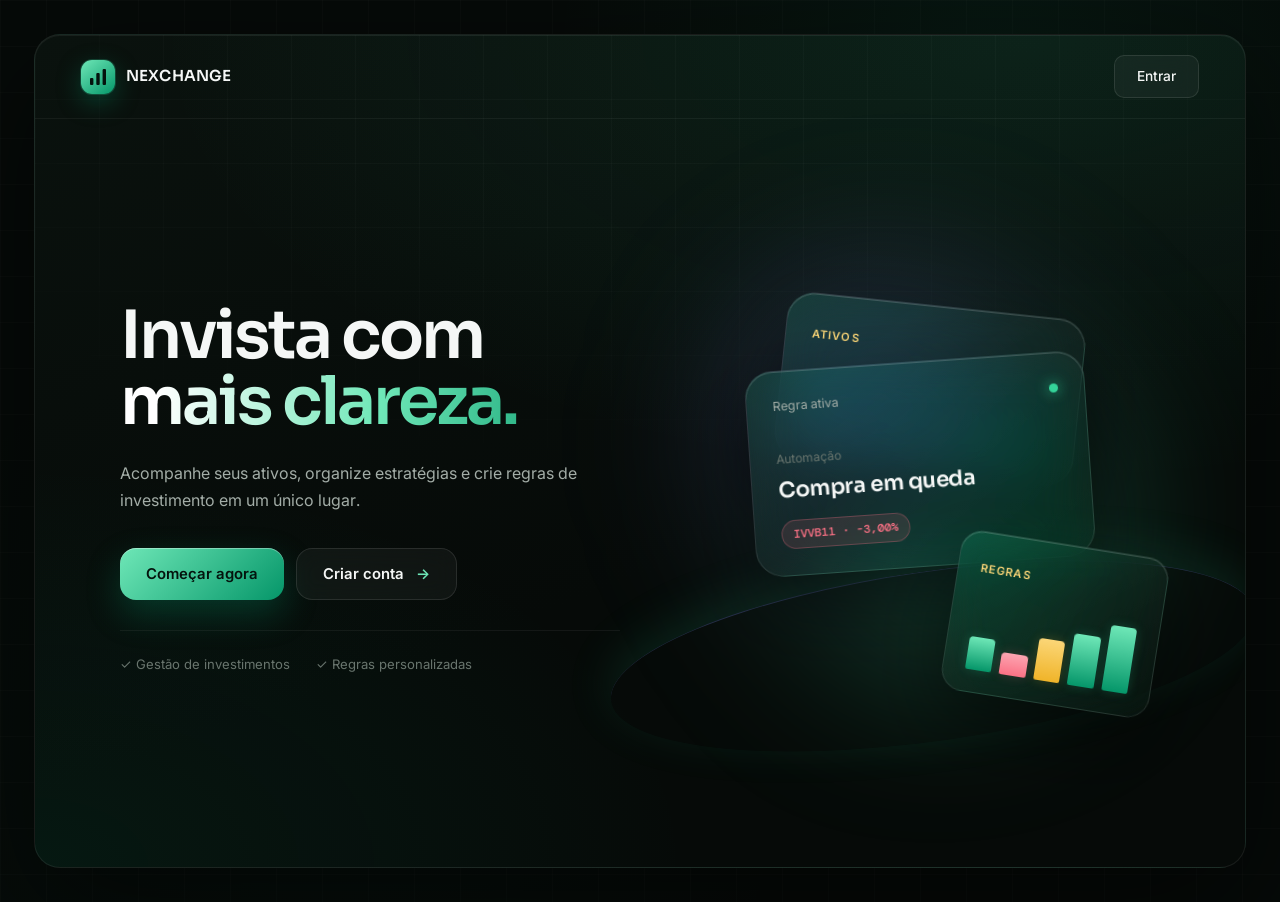
<file: index.html>
<!doctype html>
<html lang="pt-BR">

<head>
  <meta charset="UTF-8">
  <meta name="viewport" content="width=device-width, initial-scale=1.0">

  <title>NEXCHANGE</title>

  <link rel="stylesheet" href="css/global.css">
  <link rel="stylesheet" href="css/auth.css">
</head>

<body>

  <main class="auth-page">

    <section class="auth-container">

      <header class="auth-navbar">
        <a class="auth-logo" href="#">
          <span>
            <svg width="18" height="18" viewBox="0 0 18 18" fill="none" xmlns="http://www.w3.org/2000/svg"
              aria-hidden="true">
              <rect x="1" y="10" width="3.4" height="7" rx="1" fill="#04130d" />
              <rect x="7.3" y="5" width="3.4" height="12" rx="1" fill="#04130d" />
              <rect x="13.6" y="1" width="3.4" height="16" rx="1" fill="#04130d" />
            </svg>
          </span>
          NEXCHANGE
        </a>

        <button id="open-login" class="login-button" type="button">
          Entrar
        </button>
      </header>

      <div class="auth-hero" id="inicio">

        <div class="auth-content">

          <h1>
            Invista com
            <span>mais clareza.</span>
          </h1>

          <p>
            Acompanhe seus ativos, organize estratégias e crie regras
            de investimento em um único lugar.
          </p>

          <div class="auth-actions">
            <button id="hero-login" class="primary-button" type="button">
              Começar agora
            </button>

            <button id="hero-register" class="secondary-button" type="button">
              Criar conta
              <span>→</span>
            </button>
          </div>

          <div class="auth-benefits" id="recursos">
            <span>✓ Gestão de investimentos</span>
            <span>✓ Regras personalizadas</span>
          </div>

        </div>

        <div class="auth-visual">

          <div class="visual-glow"></div>

          <div class="floating-card card-back">
            <span>ATIVOS</span>
          </div>

          <div class="floating-card card-main">

            <div class="card-header">
              <span>Regra ativa</span>
              <span class="card-dot"></span>
            </div>

            <small>Automação</small>

            <strong>Compra em queda</strong>

            <div class="card-growth card-growth--down">
              IVVB11 · -3,00%
            </div>

          </div>

          <div class="floating-card card-small">

            <span>REGRAS</span>

            <div class="mini-chart">
              <i class="up"></i>
              <i class="down"></i>
              <i class="pending"></i>
              <i class="up"></i>
              <i class="up"></i>
            </div>

          </div>

          <div class="visual-wave"></div>

        </div>

      </div>

    </section>

  </main>

  <div id="auth-modal" class="auth-modal hidden">

    <div class="auth-modal-card">

      <button id="close-auth" class="close-auth" type="button">
        ×
      </button>

      <div class="auth-tabs">

        <button class="auth-tab active" data-auth-tab="login" type="button">
          Entrar
        </button>

        <button class="auth-tab" data-auth-tab="register" type="button">
          Criar conta
        </button>

      </div>

      <form id="login-form" class="auth-form">

        <div class="form-heading">
          <span>ACESSO</span>
          <h2>Entre na sua conta</h2>
          <p>Acesse seu painel de investimentos.</p>
        </div>

        <label>
          E-mail
          <input id="login-email" type="email" autocomplete="email" required placeholder="voce@exemplo.com">
        </label>

        <label>
          Senha
          <input id="login-password" type="password" autocomplete="current-password" required placeholder="Sua senha">
        </label>

        <div class="demo-access">
          <strong>Acesso de demonstração</strong>
          <span>admin@nexchange.com</span>
          <span>Senha: admin123</span>
        </div>

        <button class="form-button" type="submit">
          Entrar na plataforma
        </button>

      </form>

      <form id="register-form" class="auth-form hidden">

        <div class="form-heading">
          <span>NOVA CONTA</span>
          <h2>Crie sua conta</h2>
          <p>Comece a organizar seus investimentos.</p>
        </div>

        <label>
          Nome completo
          <input id="register-name" type="text" autocomplete="name" required placeholder="Seu nome">
        </label>

        <label>
          E-mail
          <input id="register-email" type="email" autocomplete="email" required placeholder="voce@exemplo.com">
        </label>

        <label>
          Senha
          <input id="register-password" type="password" autocomplete="new-password" minlength="4" required
            placeholder="Mínimo de 4 caracteres">
        </label>

        <button class="form-button" type="submit">
          Criar conta
        </button>

      </form>

      <p id="auth-message" class="auth-message"></p>

    </div>

  </div>

  <script src="js/storage.js"></script>
  <script src="js/auth.js"></script>
</body>

</html>
</file>
<file: css/global.css>
@import url('https://fonts.googleapis.com/css2?family=Inter:wght@400;500;600;700;800&family=DM+Mono:wght@400;500&display=swap');

:root {
  --bg-primary: #060a08;
  --bg-secondary: #090f0c;
  --bg-tertiary: #0d1511;

  --surface-primary: #101713;
  --surface-secondary: #141e18;
  --surface-tertiary: #19251e;
  --surface-hover: #1d2b23;

  --purple: #34d399;
  --purple-light: #6ee7b7;
  --purple-dark: #059669;
  --purple-soft: rgba(52, 211, 153, 0.1);
  --purple-border: rgba(52, 211, 153, 0.22);

  --blue: #10b981;

  --amber: #f0b429;
  --amber-light: #fbd677;
  --amber-soft: rgba(240, 180, 41, 0.1);
  --amber-border: rgba(240, 180, 41, 0.24);

  --text-primary: #f5f7f6;
  --text-secondary: #a3ada7;
  --text-muted: #69756e;

  --border: rgba(255, 255, 255, 0.075);
  --border-hover: rgba(255, 255, 255, 0.13);

  --success: #34d399;
  --danger: #fb7185;
  --warning: #fbbf24;

  --sidebar-width: 270px;

  --radius-sm: 10px;
  --radius-md: 16px;
  --radius-lg: 22px;
  --radius-xl: 28px;

  --shadow-card:
    0 1px 0 rgba(255, 255, 255, 0.03) inset,
    0 20px 50px rgba(0, 0, 0, 0.2);

  --shadow-purple:
    0 12px 40px rgba(5, 150, 105, 0.16);

  --transition: 180ms ease;

  --font-mono: 'DM Mono', ui-monospace, 'SFMono-Regular', monospace;
}

* {
  box-sizing: border-box;
  margin: 0;
  padding: 0;
}

html {
  scroll-behavior: smooth;
}

body {
  min-height: 100vh;

  background:
    radial-gradient(circle at 78% 8%,
      rgba(16, 185, 129, 0.08),
      transparent 28rem),
    radial-gradient(circle at 25% 85%,
      rgba(5, 150, 105, 0.04),
      transparent 30rem),
    linear-gradient(rgba(255, 255, 255, 0.014) 1px, transparent 1px),
    linear-gradient(90deg, rgba(255, 255, 255, 0.014) 1px, transparent 1px),
    var(--bg-primary);

  background-size:
    auto,
    auto,
    46px 46px,
    46px 46px,
    auto;

  color: var(--text-primary);

  font-family:
    'Inter',
    -apple-system,
    BlinkMacSystemFont,
    'Segoe UI',
    sans-serif;

  font-size: 16px;
  line-height: 1.5;

  font-variant-numeric: tabular-nums;

  -webkit-font-smoothing: antialiased;
}

button,
input,
select,
textarea {
  font: inherit;
}

button,
a {
  -webkit-tap-highlight-color: transparent;
}

button {
  color: inherit;
}

a {
  color: inherit;
  text-decoration: none;
}

input,
select,
textarea {
  color: var(--text-primary);
}

input::placeholder,
textarea::placeholder {
  color: var(--text-muted);
}

button,
select {
  cursor: pointer;
}

img,
svg {
  display: block;
  max-width: 100%;
}

h1,
h2,
h3,
h4,
strong {
  color: var(--text-primary);
}

h1,
h2,
h3,
h4 {
  line-height: 1.15;
  letter-spacing: -0.035em;
}

p {
  color: var(--text-secondary);
}

.num {
  font-family: var(--font-mono);
  font-variant-numeric: tabular-nums;
}

::selection {
  background: rgba(52, 211, 153, 0.28);
  color: #ffffff;
}

::-webkit-scrollbar {
  width: 9px;
  height: 9px;
}

::-webkit-scrollbar-track {
  background: var(--bg-primary);
}

::-webkit-scrollbar-thumb {
  background: #26342d;
  border: 2px solid var(--bg-primary);
  border-radius: 999px;
}

::-webkit-scrollbar-thumb:hover {
  background: #354a3e;
}

.hidden {
  display: none !important;
}

.positive {
  color: var(--success) !important;
}

.negative {
  color: var(--danger) !important;
}
</file>
<file: css/auth.css>
@import url('https://fonts.googleapis.com/css2?family=Sora:wght@500;600;700&display=swap');

.auth-page {
  --glass-fill: rgba(255, 255, 255, 0.045);
  --glass-line: rgba(255, 255, 255, 0.10);
  --glass-shine: rgba(255, 255, 255, 0.16);
  --violet: #818cf8;

  min-height: 100vh;
  padding: 34px;

  color: var(--text-primary);
}

.auth-container {
  position: relative;
  isolation: isolate;

  width: min(100%, 1400px);
  min-height: calc(100vh - 68px);
  margin: auto;

  overflow: hidden;

  background:
    radial-gradient(
      120% 90% at 82% 0%,
      var(--purple-soft),
      transparent 60%
    ),
    radial-gradient(
      90% 80% at 0% 100%,
      rgba(5, 150, 105, 0.10),
      transparent 60%
    ),
    linear-gradient(160deg, #0a120e, var(--bg-primary) 60%);

  border: 1px solid var(--border);
  border-radius: 26px;

  box-shadow:
    0 1px 0 rgba(255, 255, 255, 0.05) inset,
    0 40px 120px rgba(0, 0, 0, 0.55);
}

.auth-container::before {
  content: '';

  position: absolute;
  z-index: 0;
  inset: 0;

  background-image:
    linear-gradient(rgba(255, 255, 255, 0.022) 1px, transparent 1px),
    linear-gradient(90deg, rgba(255, 255, 255, 0.022) 1px, transparent 1px);

  background-size: 64px 64px;

  mask-image: radial-gradient(100% 70% at 50% 0%, #000 30%, transparent 85%);
  -webkit-mask-image: radial-gradient(100% 70% at 50% 0%, #000 30%, transparent 85%);

  pointer-events: none;
}

.auth-navbar {
  position: relative;
  z-index: 10;

  height: 84px;
  padding: 0 46px;

  display: flex;
  align-items: center;
  justify-content: space-between;

  border-bottom: 1px solid rgba(255, 255, 255, 0.05);
}

.auth-logo {
  display: flex;
  align-items: center;
  gap: 11px;

  color: var(--text-primary);

  font-family: 'Sora', 'Inter', sans-serif;
  font-size: 0.95rem;
  font-weight: 600;
  letter-spacing: 0.01em;
}

.auth-logo > span {
  width: 34px;
  height: 34px;
  flex-shrink: 0;

  display: grid;
  place-items: center;

  background: linear-gradient(140deg, var(--purple-light), var(--purple-dark));
  border-radius: 11px;

  box-shadow:
    0 0 0 1px var(--purple-border),
    0 8px 24px rgba(5, 150, 105, 0.35);
}

.auth-navbar nav {
  display: flex;
  gap: 32px;
}

.auth-navbar nav a {
  position: relative;

  color: var(--text-secondary);

  font-size: 0.86rem;

  transition: color var(--transition);
}

.auth-navbar nav a::after {
  content: '';

  position: absolute;
  left: 0;
  right: 0;
  bottom: -6px;

  height: 1px;

  background: var(--purple);

  transform: scaleX(0);
  transform-origin: left;

  transition: transform var(--transition);
}

.auth-navbar nav a:hover {
  color: var(--text-primary);
}

.auth-navbar nav a:hover::after {
  transform: scaleX(1);
}

.login-button {
  padding: 10px 22px;

  background: var(--glass-fill);

  border: 1px solid var(--glass-line);
  border-radius: var(--radius-sm);

  color: var(--text-primary);

  font-size: 0.86rem;
  font-weight: 500;

  backdrop-filter: blur(12px);
  -webkit-backdrop-filter: blur(12px);

  transition:
    border-color var(--transition),
    background var(--transition);
}

.login-button:hover {
  background: var(--purple-soft);
  border-color: var(--purple-border);
}

.auth-hero {
  position: relative;
  z-index: 2;

  min-height: calc(100vh - 152px);
  padding: 56px 7% 64px;

  display: grid;
  grid-template-columns: 1.02fr 0.98fr;
  align-items: center;
  gap: 60px;
}

.auth-content {
  position: relative;
  z-index: 3;

  max-width: 620px;
}

.auth-badge {
  width: fit-content;
  margin-bottom: 26px;
  padding: 7px 14px;

  display: flex;
  align-items: center;
  gap: 9px;

  background: var(--purple-soft);

  border: 1px solid var(--purple-border);
  border-radius: 999px;

  color: var(--purple-light);

  font-size: 0.68rem;
  font-weight: 600;
  letter-spacing: 0.1em;
}

.auth-badge span {
  width: 6px;
  height: 6px;

  background: var(--purple);
  border-radius: 50%;

  box-shadow: 0 0 0 0 rgba(52, 211, 153, 0.55);

  animation: pulso-esmeralda 2.6s ease-out infinite;
}

@keyframes pulso-esmeralda {
  0%   { box-shadow: 0 0 0 0 rgba(52, 211, 153, 0.55); }
  70%  { box-shadow: 0 0 0 8px rgba(52, 211, 153, 0); }
  100% { box-shadow: 0 0 0 0 rgba(52, 211, 153, 0); }
}

.auth-content h1 {
  max-width: 13ch;
  margin: 0;

  font-family: 'Sora', 'Inter', sans-serif;
  font-size: clamp(3rem, 5.2vw, 5.4rem);
  font-weight: 600;
  line-height: 0.98;
  letter-spacing: -0.045em;
}

.auth-content h1 span {
  display: block;

  background: linear-gradient(96deg, #ffffff 8%, var(--purple-light) 52%, var(--purple-dark));
  background-clip: text;
  -webkit-background-clip: text;

  color: transparent;
}

.auth-content > p {
  max-width: 46ch;
  margin: 26px 0 0;

  color: var(--text-secondary);

  font-size: 1rem;
  line-height: 1.68;
}

.auth-actions {
  margin-top: 34px;

  display: flex;
  flex-wrap: wrap;
  gap: 12px;
}

.primary-button,
.secondary-button {
  padding: 14px 26px;

  border-radius: var(--radius-md);

  font-size: 0.93rem;
  font-weight: 600;

  transition:
    transform var(--transition),
    box-shadow var(--transition),
    border-color var(--transition),
    background var(--transition);
}

.primary-button {
  background: linear-gradient(135deg, var(--purple-light), var(--purple-dark));
  border: 0;

  color: #04130d;

  box-shadow:
    0 1px 0 rgba(255, 255, 255, 0.35) inset,
    0 14px 34px rgba(5, 150, 105, 0.30);
}

.primary-button:hover {
  transform: translateY(-2px);

  box-shadow:
    0 1px 0 rgba(255, 255, 255, 0.35) inset,
    0 18px 44px rgba(5, 150, 105, 0.42);
}

.secondary-button {
  display: flex;
  align-items: center;
  gap: 12px;

  background: var(--glass-fill);

  border: 1px solid var(--glass-line);

  color: var(--text-primary);

  backdrop-filter: blur(12px);
  -webkit-backdrop-filter: blur(12px);
}

.secondary-button:hover {
  background: var(--purple-soft);
  border-color: var(--purple-border);
}

.secondary-button span {
  color: var(--purple-light);

  transition: transform var(--transition);
}

.secondary-button:hover span {
  transform: translateX(4px);
}

.auth-benefits {
  margin-top: 30px;
  padding-top: 24px;

  display: flex;
  flex-wrap: wrap;
  gap: 26px;

  border-top: 1px solid rgba(255, 255, 255, 0.055);

  color: var(--text-muted);

  font-size: 0.82rem;
}

.auth-visual {
  position: relative;

  height: 520px;
}

.visual-glow {
  position: absolute;
  top: 10px;
  left: 50%;

  width: 470px;
  height: 470px;

  background:
    radial-gradient(
      circle at 32% 28%,
      rgba(129, 140, 248, 0.22),
      transparent 55%
    ),
    radial-gradient(
      circle at 68% 72%,
      rgba(52, 211, 153, 0.30),
      transparent 60%
    );

  border-radius: 50%;

  filter: blur(70px);

  transform: translateX(-50%);
}

.floating-card {
  position: absolute;

  background:
    linear-gradient(
      145deg,
      rgba(52, 211, 153, 0.16),
      rgba(255, 255, 255, 0.04) 46%,
      rgba(255, 255, 255, 0.015)
    );

  border: 1px solid var(--glass-line);

  box-shadow:
    0 1px 0 var(--glass-shine) inset,
    0 30px 70px rgba(0, 0, 0, 0.5);

  backdrop-filter: blur(26px) saturate(150%);
  -webkit-backdrop-filter: blur(26px) saturate(150%);
}

.card-main {
  z-index: 3;
  top: 132px;
  left: 50%;

  width: 340px;
  min-height: 200px;
  padding: 26px;

  border-radius: var(--radius-xl);

  transform: translateX(-50%) rotate(-4deg);

  animation: flutua 9s ease-in-out infinite;
}

.card-back {
  z-index: 2;
  top: 76px;
  left: 52%;

  width: 300px;
  height: 168px;
  padding: 26px;

  border-radius: var(--radius-xl);

  color: var(--text-muted);

  transform: translateX(-50%) rotate(6deg);

  animation: flutua 11s ease-in-out infinite reverse;
}

.card-small {
  z-index: 4;
  right: 0;
  bottom: 44px;

  width: 210px;
  padding: 22px;

  border-radius: var(--radius-lg);

  transform: rotate(9deg);

  animation: flutua 7.5s ease-in-out infinite;
}

@keyframes flutua {
  0%, 100% { translate: 0 0; }
  50%      { translate: 0 -12px; }
}

.card-header {
  margin-bottom: 34px;

  display: flex;
  align-items: center;
  justify-content: space-between;

  color: var(--text-secondary);

  font-size: 0.78rem;
}

.card-dot {
  width: 9px;
  height: 9px;

  background: var(--purple);
  border-radius: 50%;

  box-shadow: 0 0 14px rgba(52, 211, 153, 0.9);
}

.card-main small {
  display: block;

  color: var(--text-muted);

  font-size: 0.76rem;
}

.card-main strong {
  display: block;
  margin-top: 6px;

  font-family: 'Sora', 'Inter', sans-serif;
  font-size: 1.34rem;
  font-weight: 600;
  letter-spacing: -0.02em;
}

.card-growth {
  width: fit-content;
  margin-top: 14px;
  padding: 5px 11px;

  border-radius: 999px;

  font-family: var(--font-mono);
  font-size: 0.72rem;
  font-weight: 500;
}

.card-growth--down {
  background: rgba(251, 113, 133, 0.12);
  border: 1px solid rgba(251, 113, 133, 0.28);

  color: var(--danger);
}

.card-growth--up {
  background: var(--purple-soft);
  border: 1px solid var(--purple-border);

  color: var(--purple-light);
}

.card-small > span,
.card-back > span {
  color: var(--amber-light);

  font-size: 0.7rem;
  font-weight: 600;
  letter-spacing: 0.1em;
}

.mini-chart {
  height: 72px;
  margin-top: 20px;

  display: flex;
  align-items: flex-end;
  gap: 8px;
}

.mini-chart i {
  flex: 1;

  border-radius: 4px 4px 2px 2px;

  transform-origin: bottom;

  animation: cresce 700ms cubic-bezier(0.22, 1, 0.36, 1) backwards;
}

.mini-chart i.up {
  background: linear-gradient(180deg, var(--purple-light), var(--purple-dark));
  box-shadow: 0 0 12px rgba(52, 211, 153, 0.2);
}

.mini-chart i.down {
  background: linear-gradient(180deg, #fca5b1, var(--danger));
  box-shadow: 0 0 12px rgba(251, 113, 133, 0.2);
}

.mini-chart i.pending {
  background: linear-gradient(180deg, var(--amber-light), var(--amber));
  box-shadow: 0 0 12px rgba(240, 180, 41, 0.2);
}

.mini-chart i:nth-child(1) { height: 46%; animation-delay: 80ms; }
.mini-chart i:nth-child(2) { height: 30%; animation-delay: 160ms; }
.mini-chart i:nth-child(3) { height: 58%; animation-delay: 240ms; }
.mini-chart i:nth-child(4) { height: 72%; animation-delay: 320ms; }
.mini-chart i:nth-child(5) { height: 92%; animation-delay: 400ms; }

@keyframes cresce {
  from { transform: scaleY(0); opacity: 0; }
  to   { transform: scaleY(1); opacity: 1; }
}

.visual-wave {
  position: absolute;
  left: -15%;
  right: -20%;
  bottom: 8px;

  height: 170px;

  border-top: 1px solid rgba(129, 140, 248, 0.26);
  border-radius: 50%;

  box-shadow: 0 -12px 50px rgba(52, 211, 153, 0.12);

  transform: rotate(-8deg);
}

.auth-modal {
  position: fixed;
  z-index: 100;
  inset: 0;

  display: grid;
  place-items: center;

  padding: 20px;

  background: rgba(4, 8, 6, 0.74);

  backdrop-filter: blur(16px);
  -webkit-backdrop-filter: blur(16px);

  animation: surge 220ms ease-out;
}

@keyframes surge {
  from { opacity: 0; }
  to   { opacity: 1; }
}

.auth-modal-card {
  position: relative;

  width: min(100%, 460px);
  padding: 34px;

  background:
    linear-gradient(
      160deg,
      rgba(30, 44, 37, 0.86),
      rgba(12, 18, 15, 0.92)
    );

  border: 1px solid var(--glass-line);
  border-radius: var(--radius-xl);

  box-shadow:
    0 1px 0 var(--glass-shine) inset,
    0 40px 90px rgba(0, 0, 0, 0.6);

  backdrop-filter: blur(30px) saturate(140%);
  -webkit-backdrop-filter: blur(30px) saturate(140%);
}

.close-auth {
  position: absolute;
  top: 14px;
  right: 16px;

  width: 34px;
  height: 34px;

  display: grid;
  place-items: center;

  background: transparent;

  border: 0;
  border-radius: var(--radius-sm);

  color: var(--text-muted);

  font-size: 1.4rem;
  line-height: 1;

  transition:
    background var(--transition),
    color var(--transition);
}

.close-auth:hover {
  background: rgba(255, 255, 255, 0.06);

  color: var(--text-primary);
}

.auth-tabs {
  margin: 14px 0 28px;
  padding: 5px;

  display: grid;
  grid-template-columns: 1fr 1fr;
  gap: 4px;

  background: rgba(0, 0, 0, 0.28);

  border: 1px solid rgba(255, 255, 255, 0.05);
  border-radius: 13px;
}

.auth-tab {
  padding: 11px;

  background: transparent;

  border: 0;
  border-radius: var(--radius-sm);

  color: var(--text-muted);

  font-size: 0.88rem;
  font-weight: 500;

  transition:
    background var(--transition),
    color var(--transition);
}

.auth-tab:hover {
  color: var(--text-secondary);
}

.auth-tab.active {
  background: var(--purple-soft);

  color: var(--purple-light);

  box-shadow: 0 0 0 1px var(--purple-border) inset;
}

.auth-form {
  display: grid;
  gap: 17px;
}

.form-heading span {
  color: var(--purple-light);

  font-size: 0.68rem;
  font-weight: 600;
  letter-spacing: 0.12em;
}

.form-heading h2 {
  margin: 8px 0 4px;

  font-family: 'Sora', 'Inter', sans-serif;
  font-size: 1.5rem;
  font-weight: 600;
}

.form-heading p {
  color: var(--text-muted);

  font-size: 0.85rem;
}

.auth-form label {
  display: grid;
  gap: 8px;

  color: var(--text-secondary);

  font-size: 0.82rem;
  font-weight: 500;
}

.auth-form input {
  width: 100%;
  min-height: 48px;

  padding: 0 14px;

  background: rgba(255, 255, 255, 0.04);

  border: 1px solid var(--border);
  border-radius: 11px;

  color: var(--text-primary);

  font-size: 0.92rem;

  outline: none;

  transition:
    background var(--transition),
    border-color var(--transition),
    box-shadow var(--transition);
}

.auth-form input:hover {
  border-color: var(--border-hover);
}

.auth-form input:focus {
  background: var(--purple-soft);

  border-color: rgba(52, 211, 153, 0.5);

  box-shadow: 0 0 0 3px rgba(52, 211, 153, 0.12);
}

.demo-access {
  padding: 14px;

  display: grid;
  gap: 5px;

  background: var(--purple-soft);

  border: 1px solid var(--purple-border);
  border-radius: 11px;

  color: var(--text-secondary);

  font-family: var(--font-mono);
  font-size: 0.78rem;
}

.demo-access strong {
  color: var(--purple-light);

  font-family: 'Inter', sans-serif;
  font-size: 0.72rem;
  font-weight: 600;
  letter-spacing: 0.08em;
}

.form-button {
  min-height: 50px;

  background: linear-gradient(135deg, var(--purple-light), var(--purple-dark));

  border: 0;
  border-radius: var(--radius-md);

  color: #04130d;

  font-size: 0.95rem;
  font-weight: 600;

  box-shadow:
    0 1px 0 rgba(255, 255, 255, 0.35) inset,
    0 12px 30px rgba(5, 150, 105, 0.28);

  transition:
    transform var(--transition),
    box-shadow var(--transition);
}

.form-button:hover {
  transform: translateY(-1px);

  box-shadow:
    0 1px 0 rgba(255, 255, 255, 0.35) inset,
    0 16px 40px rgba(5, 150, 105, 0.4);
}

.auth-message {
  min-height: 20px;
  margin-top: 12px;

  font-size: 0.83rem;
}

.auth-message.error {
  color: var(--danger);
}

.auth-message.success {
  color: var(--purple-light);
}

.auth-page :focus-visible,
.auth-modal :focus-visible {
  outline: 2px solid var(--purple);
  outline-offset: 3px;

  border-radius: 8px;
}

@media (max-width: 1000px) {
  .auth-hero {
    grid-template-columns: 1fr;
    gap: 40px;

    padding: 48px 7% 56px;
  }

  .auth-visual {
    height: 440px;
  }
}

@media (max-width: 900px) {
  .auth-page {
    padding: 18px;
  }

  .auth-navbar {
    padding: 0 26px;
  }

  .auth-navbar nav {
    display: none;
  }
}

@media (max-width: 560px) {
  .auth-page {
    padding: 0;
  }

  .auth-container {
    min-height: 100vh;

    border: 0;
    border-radius: 0;
  }

  .auth-navbar {
    height: 72px;
    padding: 0 20px;
  }

  .auth-hero {
    padding: 40px 22px 56px;
  }

  .auth-content h1 {
    font-size: 2.9rem;
  }

  .auth-actions {
    flex-direction: column;
    align-items: stretch;
  }

  .secondary-button {
    justify-content: center;
  }

  .auth-benefits {
    flex-direction: column;
    gap: 10px;
  }

  .auth-visual {
    display: none;
  }

  .auth-modal-card {
    padding: 26px 22px;
  }
}

@media (prefers-reduced-motion: reduce) {
  .auth-page *,
  .auth-modal * {
    animation: none !important;
    transition-duration: 1ms !important;
  }

  .mini-chart i {
    opacity: 1;
    transform: none;
  }
}
</file>
<file: css/components.css>
.panel-form {
  width: 100%;
  padding: 24px;

  background:
    linear-gradient(
      145deg,
      rgba(18, 25, 21, 0.96),
      rgba(12, 17, 14, 0.98)
    );

  border: 1px solid var(--border);
  border-radius: var(--radius-lg);

  box-shadow: var(--shadow-card);
}

.form-group {
  display: flex;
  flex-direction: column;
  gap: 8px;

  margin-bottom: 18px;
}

.form-group label {
  color: var(--text-secondary);

  font-size: 12px;
  font-weight: 600;
}

.form-group input,
.form-group select,
.form-group textarea {
  width: 100%;
  min-height: 48px;

  padding: 0 14px;

  background: rgba(255, 255, 255, 0.035);

  border: 1px solid var(--border);
  border-radius: var(--radius-sm);

  color: var(--text-primary);

  font-size: 13px;

  outline: none;

  transition:
    border-color var(--transition),
    background var(--transition),
    box-shadow var(--transition);
}

.form-group input[type="number"] {
  font-family: var(--font-mono);
  font-size: 14px;
}

.form-group textarea {
  min-height: 110px;

  padding-top: 13px;

  resize: vertical;
}

.form-group input:hover,
.form-group select:hover,
.form-group textarea:hover {
  background: rgba(255, 255, 255, 0.05);

  border-color: var(--border-hover);
}

.form-group input:focus,
.form-group select:focus,
.form-group textarea:focus {
  background: rgba(52, 211, 153, 0.035);

  border-color: rgba(52, 211, 153, 0.5);

  box-shadow:
    0 0 0 3px rgba(52, 211, 153, 0.08);
}

.form-group input::placeholder,
.form-group textarea::placeholder {
  color: var(--text-muted);
}

.form-group select {
  padding-right: 40px;

  appearance: none;
  -webkit-appearance: none;

  background-image:
    url("data:image/svg+xml,%3Csvg xmlns='http://www.w3.org/2000/svg' width='16' height='16' viewBox='0 0 24 24' fill='none' stroke='%2334d399' stroke-width='2' stroke-linecap='round' stroke-linejoin='round'%3E%3Cpath d='M6 9l6 6 6-6'/%3E%3C/svg%3E");
  background-repeat: no-repeat;
  background-position: right 14px center;
}

.form-group select option {
  background: var(--surface-primary);

  color: var(--text-primary);
}

.form-group small {
  color: var(--text-muted);

  font-size: 11px;
}

.form-group small.num {
  display: block;
  margin-top: 2px;
}

.checkbox-field {
  position: relative;

  display: flex;
  align-items: center;
  gap: 10px;

  width: fit-content;

  margin: 5px 0 22px;

  color: var(--text-secondary);

  font-size: 12px;
  font-weight: 500;

  cursor: pointer;
}

.checkbox-field input {
  width: 19px;
  height: 19px;
  flex-shrink: 0;

  appearance: none;
  -webkit-appearance: none;

  background: rgba(255, 255, 255, 0.04);

  border: 1px solid var(--border-hover);
  border-radius: 6px;

  cursor: pointer;

  transition:
    background var(--transition),
    border-color var(--transition);
}

.checkbox-field input:hover {
  border-color: var(--purple-border);
}

.checkbox-field input:checked {
  background: var(--purple);
  border-color: var(--purple);
}

.checkbox-field input:checked::after {
  content: '';

  position: absolute;

  width: 5px;
  height: 9px;

  margin-top: 1px;
  margin-left: 6.5px;

  border-right: 2px solid #04130d;
  border-bottom: 2px solid #04130d;

  transform: rotate(45deg);
}

.form-actions {
  display: flex;
  align-items: center;
  flex-wrap: wrap;
  gap: 10px;

  margin-top: 6px;
}

.primary-button,
.secondary-button,
.edit-button,
.delete-button {
  min-height: 42px;

  display: inline-flex;
  align-items: center;
  justify-content: center;
  gap: 7px;

  padding: 0 16px;

  border-radius: var(--radius-sm);

  font-size: 12px;
  font-weight: 700;

  transition:
    transform var(--transition),
    background var(--transition),
    border-color var(--transition),
    color var(--transition),
    box-shadow var(--transition);
}

.primary-button {
  background:
    linear-gradient(
      135deg,
      var(--purple),
      var(--purple-dark)
    );

  border: 1px solid rgba(110, 231, 183, 0.2);

  color: #04110b;

  box-shadow:
    0 8px 24px rgba(5, 150, 105, 0.16),
    inset 0 1px 0 rgba(255, 255, 255, 0.2);
}

.primary-button:hover {
  transform: translateY(-1px);

  background:
    linear-gradient(
      135deg,
      var(--purple-light),
      var(--purple)
    );

  box-shadow:
    0 10px 28px rgba(5, 150, 105, 0.22);
}

.primary-button:active {
  transform: translateY(0);
}

.secondary-button {
  background: rgba(255, 255, 255, 0.025);

  border: 1px solid var(--border);

  color: var(--text-secondary);
}

.secondary-button:hover {
  background: rgba(255, 255, 255, 0.055);

  border-color: var(--border-hover);

  color: var(--text-primary);
}

.edit-button {
  min-height: 36px;

  padding: 0 13px;

  background: rgba(129, 140, 248, 0.1);

  border: 1px solid rgba(129, 140, 248, 0.26);

  color: #a5b4fc;
}

.edit-button:hover {
  background: rgba(129, 140, 248, 0.18);

  border-color: rgba(129, 140, 248, 0.4);
}

.delete-button {
  min-height: 36px;

  padding: 0 13px;

  background: rgba(251, 113, 133, 0.05);

  border: 1px solid rgba(251, 113, 133, 0.18);

  color: var(--danger);
}

.delete-button:hover {
  background: rgba(251, 113, 133, 0.1);

  border-color: rgba(251, 113, 133, 0.32);
}

button:disabled {
  cursor: not-allowed;

  opacity: 0.5;

  transform: none !important;
}

.modal {
  position: fixed;
  inset: 0;
  z-index: 1000;

  display: flex;
  align-items: center;
  justify-content: center;

  padding: 20px;

  background: rgba(2, 5, 3, 0.78);

  backdrop-filter: blur(10px);
  -webkit-backdrop-filter: blur(10px);
}

.modal-card {
  position: relative;
  isolation: isolate;

  width: min(100%, 500px);
  max-height: calc(100vh - 40px);
  overflow-y: auto;

  padding: 26px;

  background:
    linear-gradient(
      145deg,
      rgba(20, 29, 24, 0.99),
      rgba(10, 15, 12, 0.99)
    );

  border: 1px solid var(--border-hover);
  border-radius: var(--radius-lg);

  box-shadow:
    0 30px 80px rgba(0, 0, 0, 0.5),
    0 0 50px rgba(5, 150, 105, 0.05);
}

.modal-card::before {
  content: '';

  position: absolute;
  z-index: -1;
  inset: 0;

  background-image:
    linear-gradient(rgba(255, 255, 255, 0.018) 1px, transparent 1px),
    linear-gradient(90deg, rgba(255, 255, 255, 0.018) 1px, transparent 1px);

  background-size: 28px 28px;

  border-radius: inherit;

  mask-image: radial-gradient(120% 80% at 50% 0%, #000 30%, transparent 85%);
  -webkit-mask-image: radial-gradient(120% 80% at 50% 0%, #000 30%, transparent 85%);
}

.modal-header {
  display: flex;
  align-items: flex-start;
  justify-content: space-between;
  gap: 20px;

  margin-bottom: 24px;
}

.modal-header h2 {
  font-size: 25px;
  font-weight: 750;
}

.modal-close {
  width: 38px;
  height: 38px;
  flex-shrink: 0;

  display: flex;
  align-items: center;
  justify-content: center;

  background: rgba(255, 255, 255, 0.03);

  border: 1px solid var(--border);
  border-radius: 10px;

  color: var(--text-secondary);

  font-size: 20px;

  transition:
    background var(--transition),
    border-color var(--transition),
    color var(--transition);
}

.modal-close:hover {
  background: rgba(251, 113, 133, 0.08);

  border-color: rgba(251, 113, 133, 0.22);

  color: var(--danger);
}

.modal-card form {
  width: 100%;
}

.modal-card .primary-button {
  width: 100%;

  margin-top: 4px;
}

.toast {
  position: fixed;
  right: 24px;
  bottom: 24px;
  z-index: 2000;

  max-width: min(380px, calc(100vw - 48px));

  padding: 13px 17px 13px 15px;

  display: flex;
  align-items: center;
  gap: 10px;

  background: rgba(18, 28, 22, 0.98);

  border: 1px solid var(--border);
  border-left: 3px solid var(--purple);
  border-radius: 12px;

  color: var(--text-primary);

  font-size: 12px;
  font-weight: 600;

  box-shadow:
    0 18px 50px rgba(0, 0, 0, 0.4);

  opacity: 0;
  pointer-events: none;

  transform: translateY(12px);

  transition:
    opacity 200ms ease,
    transform 200ms ease;
}

.toast::before {
  content: '';
  flex-shrink: 0;

  width: 7px;
  height: 7px;

  background: var(--purple);
  border-radius: 50%;

  box-shadow: 0 0 8px rgba(52, 211, 153, 0.7);
}

.toast.show {
  opacity: 1;

  transform: translateY(0);
}

@media (max-width: 650px) {
  .panel-form {
    padding: 19px;
  }

  .form-actions {
    align-items: stretch;
    flex-direction: column;
  }

  .form-actions .primary-button,
  .form-actions .secondary-button {
    width: 100%;
  }

  .modal {
    padding: 14px;
  }

  .modal-card {
    padding: 21px;
  }

  .toast {
    right: 14px;
    bottom: 14px;

    max-width: calc(100vw - 28px);
  }
}
</file>
<file: css/sidebar.css>
.sidebar {
  position: fixed;
  top: 0;
  left: 0;
  z-index: 100;

  width: var(--sidebar-width);
  height: 100vh;

  display: flex;
  flex-direction: column;

  padding: 28px 18px 20px;

  background:
    linear-gradient(
      180deg,
      rgba(8, 14, 11, 0.99),
      rgba(5, 9, 7, 0.99)
    );

  border-right: 1px solid var(--border);
}

.sidebar::before {
  content: '';

  position: absolute;
  top: 0;
  right: -1px;

  width: 1px;
  height: 230px;

  background:
    linear-gradient(
      180deg,
      rgba(129, 140, 248, 0.4),
      rgba(52, 211, 153, 0.5) 45%,
      transparent
    );

  opacity: 0.5;
}

.sidebar-brand {
  display: flex;
  align-items: center;
  gap: 13px;

  padding: 0 6px 30px;
}

.brand-mark {
  width: 48px;
  height: 48px;
  flex-shrink: 0;

  display: flex;
  align-items: center;
  justify-content: center;

  border-radius: 15px;

  background:
    linear-gradient(
      145deg,
      #6ee7b7,
      #10b981
    );

  box-shadow:
    0 10px 30px rgba(5, 150, 105, 0.22),
    inset 0 1px 0 rgba(255, 255, 255, 0.22);
}

.sidebar-brand > div:last-child {
  min-width: 0;
}

.sidebar-brand strong {
  display: block;

  margin-bottom: 2px;

  color: var(--text-primary);

  font-size: 16px;
  font-weight: 800;
  letter-spacing: 0.025em;
}

.sidebar-brand small {
  display: block;

  color: var(--text-muted);

  font-size: 11px;
  font-weight: 500;

  white-space: nowrap;
}

.sidebar-nav {
  display: flex;
  flex-direction: column;
  gap: 6px;

  margin-top: 18px;
}

.sidebar-nav a {
  position: relative;

  min-height: 48px;

  display: flex;
  align-items: center;
  gap: 12px;

  padding: 0 16px;

  background: transparent;

  border: 1px solid transparent;
  border-radius: 13px;

  color: var(--text-muted);

  font-size: 14px;
  font-weight: 600;

  transition:
    background var(--transition),
    border-color var(--transition),
    color var(--transition),
    transform var(--transition);
}

.sidebar-nav a:hover {
  color: var(--text-primary);

  background: rgba(52, 211, 153, 0.035);

  border-color: rgba(52, 211, 153, 0.1);

  transform: translateX(2px);
}

.sidebar-nav a.active {
  color: #ffffff;

  background:
    linear-gradient(
      90deg,
      rgba(52, 211, 153, 0.12),
      rgba(52, 211, 153, 0.035)
    );

  border-color: rgba(52, 211, 153, 0.24);

  box-shadow:
    inset 3px 0 0 #34d399,
    0 8px 24px rgba(0, 0, 0, 0.12);
}

.sidebar-nav a.active::after {
  content: '';

  position: absolute;
  right: 14px;

  width: 5px;
  height: 5px;

  background: #6ee7b7;

  border-radius: 50%;

  box-shadow:
    0 0 10px rgba(110, 231, 183, 0.8);
}

.admin-nav-item {
  display: none !important;
}

body.admin-mode .admin-nav-item {
  display: flex !important;
}

.sidebar-footer {
  margin-top: auto;
  padding-top: 24px;
}

#logout-button {
  width: 100%;
  min-height: 46px;

  display: flex;
  align-items: center;
  justify-content: center;
  gap: 9px;

  padding: 0 16px;

  background: transparent;

  border: 1px solid var(--border);
  border-radius: 13px;

  color: var(--text-secondary);

  font-size: 13px;
  font-weight: 600;

  transition:
    color var(--transition),
    background var(--transition),
    border-color var(--transition);
}

#logout-button:hover {
  color: var(--danger);

  background: rgba(251, 113, 133, 0.06);

  border-color: rgba(251, 113, 133, 0.22);
}

.sidebar svg,
.sidebar i {
  width: 18px;
  height: 18px;
  flex-shrink: 0;
}

@media (max-width: 900px) {
  .sidebar {
    position: relative;

    width: 100%;
    height: auto;

    padding: 18px;
  }

  .sidebar::before {
    display: none;
  }

  .sidebar-brand {
    padding: 0 0 18px;
  }

  .sidebar-nav {
    display: grid;
    grid-template-columns: repeat(4, minmax(0, 1fr));

    margin-top: 0;
  }

  .sidebar-nav a {
    flex-direction: column;
    justify-content: center;
    gap: 5px;

    padding: 10px 6px;

    text-align: center;

    font-size: 12px;
  }

  .sidebar-nav a:hover {
    transform: none;
  }

  .sidebar-nav a.active {
    box-shadow: none;
  }

  .sidebar-nav a.active::after {
    display: none;
  }

  .sidebar-footer {
    padding-top: 14px;
  }

  #logout-button {
    width: auto;
  }

  body.admin-mode .sidebar-nav {
    grid-template-columns: repeat(3, minmax(0, 1fr));
  }
}

@media (max-width: 600px) {
  .sidebar {
    padding: 16px;
  }

  .brand-mark {
    width: 44px;
    height: 44px;

    border-radius: 13px;
  }

  .sidebar-nav,
  body.admin-mode .sidebar-nav {
    grid-template-columns: repeat(2, minmax(0, 1fr));
  }

  .sidebar-nav a {
    min-height: 44px;
  }
}.sidebar {
  position: fixed;
  top: 0;
  left: 0;
  z-index: 100;

  width: var(--sidebar-width);
  height: 100vh;

  display: flex;
  flex-direction: column;

  padding: 28px 18px 20px;

  background:
    linear-gradient(
      180deg,
      rgba(8, 14, 11, 0.99),
      rgba(5, 9, 7, 0.99)
    );

  border-right: 1px solid var(--border);
}

.sidebar::before {
  content: '';

  position: absolute;
  top: 0;
  right: -1px;

  width: 1px;
  height: 230px;

  background:
    linear-gradient(
      180deg,
      rgba(129, 140, 248, 0.4),
      rgba(52, 211, 153, 0.5) 45%,
      transparent
    );

  opacity: 0.5;
}

.sidebar-brand {
  display: flex;
  align-items: center;
  gap: 13px;

  padding: 0 6px 30px;
}

.brand-mark {
  width: 48px;
  height: 48px;
  flex-shrink: 0;

  display: flex;
  align-items: center;
  justify-content: center;

  border-radius: 15px;

  background:
    linear-gradient(
      145deg,
      #6ee7b7,
      #10b981
    );

  box-shadow:
    0 10px 30px rgba(5, 150, 105, 0.22),
    inset 0 1px 0 rgba(255, 255, 255, 0.22);
}

.sidebar-brand > div:last-child {
  min-width: 0;
}

.sidebar-brand strong {
  display: block;

  margin-bottom: 2px;

  color: var(--text-primary);

  font-size: 16px;
  font-weight: 800;
  letter-spacing: 0.025em;
}

.sidebar-brand small {
  display: block;

  color: var(--text-muted);

  font-size: 11px;
  font-weight: 500;

  white-space: nowrap;
}

.sidebar-nav {
  display: flex;
  flex-direction: column;
  gap: 6px;

  margin-top: 18px;
}

.sidebar-nav a {
  position: relative;

  min-height: 48px;

  display: flex;
  align-items: center;
  gap: 12px;

  padding: 0 16px;

  background: transparent;

  border: 1px solid transparent;
  border-radius: 13px;

  color: var(--text-muted);

  font-size: 14px;
  font-weight: 600;

  transition:
    background var(--transition),
    border-color var(--transition),
    color var(--transition),
    transform var(--transition);
}

.sidebar-nav a:hover {
  color: var(--text-primary);

  background: rgba(52, 211, 153, 0.035);

  border-color: rgba(52, 211, 153, 0.1);

  transform: translateX(2px);
}

.sidebar-nav a.active {
  color: #ffffff;

  background:
    linear-gradient(
      90deg,
      rgba(52, 211, 153, 0.12),
      rgba(52, 211, 153, 0.035)
    );

  border-color: rgba(52, 211, 153, 0.24);

  box-shadow:
    inset 3px 0 0 #34d399,
    0 8px 24px rgba(0, 0, 0, 0.12);
}

.sidebar-nav a.active::after {
  content: '';

  position: absolute;
  right: 14px;

  width: 5px;
  height: 5px;

  background: #6ee7b7;

  border-radius: 50%;

  box-shadow:
    0 0 10px rgba(110, 231, 183, 0.8);
}

.admin-nav-item {
  display: none !important;
}

body.admin-mode .admin-nav-item {
  display: flex !important;
}

.sidebar-footer {
  margin-top: auto;
  padding-top: 24px;
}

#logout-button {
  width: 100%;
  min-height: 46px;

  display: flex;
  align-items: center;
  justify-content: center;
  gap: 9px;

  padding: 0 16px;

  background: transparent;

  border: 1px solid var(--border);
  border-radius: 13px;

  color: var(--text-secondary);

  font-size: 13px;
  font-weight: 600;

  transition:
    color var(--transition),
    background var(--transition),
    border-color var(--transition);
}

#logout-button:hover {
  color: var(--danger);

  background: rgba(251, 113, 133, 0.06);

  border-color: rgba(251, 113, 133, 0.22);
}

.sidebar svg,
.sidebar i {
  width: 18px;
  height: 18px;
  flex-shrink: 0;
}

@media (max-width: 900px) {
  .sidebar {
    position: relative;

    width: 100%;
    height: auto;

    padding: 18px;
  }

  .sidebar::before {
    display: none;
  }

  .sidebar-brand {
    padding: 0 0 18px;
  }

  .sidebar-nav {
    display: grid;
    grid-template-columns: repeat(4, minmax(0, 1fr));

    margin-top: 0;
  }

  .sidebar-nav a {
    flex-direction: column;
    justify-content: center;
    gap: 5px;

    padding: 10px 6px;

    text-align: center;

    font-size: 12px;
  }

  .sidebar-nav a:hover {
    transform: none;
  }

  .sidebar-nav a.active {
    box-shadow: none;
  }

  .sidebar-nav a.active::after {
    display: none;
  }

  .sidebar-footer {
    padding-top: 14px;
  }

  #logout-button {
    width: auto;
  }

  body.admin-mode .sidebar-nav {
    grid-template-columns: repeat(3, minmax(0, 1fr));
  }
}

@media (max-width: 600px) {
  .sidebar {
    padding: 16px;
  }

  .brand-mark {
    width: 44px;
    height: 44px;

    border-radius: 13px;
  }

  .sidebar-nav,
  body.admin-mode .sidebar-nav {
    grid-template-columns: repeat(2, minmax(0, 1fr));
  }

  .sidebar-nav a {
    min-height: 44px;
  }
}
</file>
<file: css/dashboard.css>
.app-screen {
  min-height: 100vh;
}

.dashboard {
  min-height: 100vh;
  margin-left: var(--sidebar-width);
  padding: 40px 48px 72px;
}

.dashboard > * {
  width: 100%;
  max-width: 1480px;
  margin-left: auto;
  margin-right: auto;
}

.dashboard-header {
  display: flex;
  align-items: flex-start;
  justify-content: space-between;
  gap: 40px;
  margin-bottom: 38px;
}

.dashboard-header > div:first-child {
  max-width: 760px;
}

#user-role,
.eyebrow,
.section-label {
  display: inline-block;
  margin-bottom: 10px;

  color: var(--purple-light);

  font-size: 11px;
  font-weight: 800;
  letter-spacing: 0.14em;
  text-transform: uppercase;
}

.dashboard-header h1 {
  margin-bottom: 12px;

  color: var(--text-primary);

  font-size: clamp(38px, 4vw, 58px);
  font-weight: 800;
  letter-spacing: -0.055em;
}

.dashboard-header p {
  max-width: 650px;

  color: var(--text-secondary);

  font-size: 15px;
  line-height: 1.7;
}

.profile {
  min-width: 285px;

  display: flex;
  align-items: center;
  gap: 13px;

  padding: 15px 17px;

  background:
    linear-gradient(
      145deg,
      rgba(18, 28, 22, 0.98),
      rgba(10, 16, 12, 0.98)
    );

  border: 1px solid var(--border);
  border-radius: var(--radius-md);

  box-shadow: var(--shadow-card);
}

.avatar {
  width: 48px;
  height: 48px;
  flex-shrink: 0;

  display: flex;
  align-items: center;
  justify-content: center;

  border-radius: 14px;

  background:
    linear-gradient(
      145deg,
      var(--purple-light),
      var(--purple-dark)
    );

  color: #04110b;

  font-size: 17px;
  font-weight: 800;

  box-shadow: var(--shadow-purple);
}

.profile-info {
  min-width: 0;
  flex: 1;
}

.profile-info strong {
  display: block;

  overflow: hidden;

  color: var(--text-primary);

  font-size: 14px;
  font-weight: 700;

  text-overflow: ellipsis;
  white-space: nowrap;
}

.profile-info small {
  display: block;
  margin-top: 2px;

  color: var(--text-muted);

  font-size: 11px;
}

#edit-profile-button {
  padding: 0;

  background: transparent;
  border: 0;

  color: var(--purple-light);

  font-size: 12px;
  font-weight: 700;

  transition: color var(--transition);
}

#edit-profile-button:hover {
  color: var(--text-primary);
}

.summary-grid {
  display: grid;
  grid-template-columns: 1.5fr 1fr 1fr 1fr;
  gap: 16px;

  margin-bottom: 56px;
}

.summary-card {
  position: relative;
  min-height: 180px;
  overflow: hidden;

  display: flex;
  flex-direction: column;

  padding: 23px;

  background:
    linear-gradient(
      145deg,
      rgba(18, 28, 22, 0.98),
      rgba(9, 15, 11, 0.99)
    );

  border: 1px solid var(--border);
  border-radius: 20px;

  box-shadow:
    inset 0 1px 0 rgba(255, 255, 255, 0.03),
    0 18px 40px rgba(0, 0, 0, 0.16);

  transition:
    transform var(--transition),
    border-color var(--transition),
    background var(--transition);
}

.summary-card:hover {
  transform: translateY(-3px);
}

.summary-card > span:first-child {
  position: relative;
  z-index: 1;

  color: var(--text-muted);

  font-size: 12px;
  font-weight: 600;
}

.summary-card > strong {
  position: relative;
  z-index: 1;

  display: block;

  margin-top: 25px;

  color: var(--text-primary);

  font-family: var(--font-mono);
  font-size: clamp(22px, 2vw, 29px);
  font-weight: 500;
  letter-spacing: -0.01em;
}

.summary-card > small {
  position: relative;
  z-index: 1;

  margin-top: auto;

  color: var(--text-muted);

  font-size: 11px;
}

.summary-card--balance {
  grid-row: span 1;

  background:
    linear-gradient(
      155deg,
      rgba(22, 39, 30, 0.99),
      rgba(9, 16, 12, 0.99)
    );

  border-color: rgba(52, 211, 153, 0.18);

  box-shadow:
    inset 0 1px 0 rgba(255, 255, 255, 0.04),
    0 20px 50px rgba(5, 150, 105, 0.1);
}

.summary-card--balance::before {
  content: '';

  position: absolute;
  right: -60px;
  bottom: -60px;

  width: 220px;
  height: 220px;

  background: radial-gradient(circle, rgba(52, 211, 153, 0.14), transparent 70%);
  filter: blur(10px);

  pointer-events: none;
}

.summary-card--balance::after {
  content: '';

  position: absolute;
  right: 20px;
  bottom: 20px;
  left: 20px;

  height: 34px;

  background-image:
    linear-gradient(
      90deg,
      transparent 0%,
      rgba(52, 211, 153, 0.55) 8%,
      rgba(52, 211, 153, 0.55) 92%,
      transparent 100%
    );

  clip-path: polygon(
    0% 100%, 4% 78%, 10% 88%, 16% 60%, 22% 72%,
    28% 40%, 34% 55%, 40% 30%, 46% 45%, 52% 20%,
    58% 38%, 64% 15%, 70% 32%, 76% 10%, 82% 26%,
    88% 6%, 94% 20%, 100% 0%, 100% 100%
  );

  opacity: 0.55;

  pointer-events: none;
}

.summary-card--balance:hover {
  border-color: rgba(52, 211, 153, 0.32);
}

.summary-card--balance > strong {
  font-size: clamp(28px, 2.6vw, 38px);
}

.summary-card--reserved {
  background:
    repeating-linear-gradient(
      135deg,
      rgba(240, 180, 41, 0.025),
      rgba(240, 180, 41, 0.025) 10px,
      transparent 10px,
      transparent 20px
    ),
    linear-gradient(
      145deg,
      rgba(18, 28, 22, 0.98),
      rgba(9, 15, 11, 0.99)
    );

  border-color: var(--amber-border);
}

.summary-card--reserved::before {
  content: '';

  position: absolute;
  top: 18px;
  right: 18px;

  width: 8px;
  height: 8px;

  background: var(--amber);
  border-radius: 50%;

  box-shadow: 0 0 10px rgba(240, 180, 41, 0.6);
}

.summary-card--reserved:hover {
  border-color: rgba(240, 180, 41, 0.38);
}

.summary-card--rules {
  border-color: rgba(129, 140, 248, 0.16);
}

.summary-card--rules::before {
  content: '';

  position: absolute;
  top: -50px;
  right: -50px;

  width: 150px;
  height: 150px;

  background: radial-gradient(circle, rgba(129, 140, 248, 0.14), transparent 70%);
  filter: blur(6px);

  pointer-events: none;
}

.summary-card--rules:hover {
  border-color: rgba(129, 140, 248, 0.32);
}

.summary-card--rules > strong {
  font-family: 'Inter', sans-serif;
  font-size: 20px;
  font-weight: 700;
  letter-spacing: -0.02em;
}

.summary-card--automation {
  justify-content: space-between;
}

.summary-card--automation:has(#automacao:checked) {
  background:
    linear-gradient(
      155deg,
      rgba(22, 39, 30, 0.99),
      rgba(9, 16, 12, 0.99)
    );

  border-color: rgba(52, 211, 153, 0.32);

  box-shadow:
    inset 0 1px 0 rgba(255, 255, 255, 0.04),
    0 20px 50px rgba(5, 150, 105, 0.14);
}

.automation-control {
  position: relative;
  z-index: 1;

  display: flex;
  align-items: center;
  gap: 11px;

  margin-top: 25px;
}

.automation-control strong {
  color: var(--text-primary);

  font-size: 20px;
  font-weight: 700;
}

.switch {
  position: relative;

  width: 42px;
  height: 24px;
  flex-shrink: 0;

  display: inline-block;
}

.switch input {
  width: 0;
  height: 0;

  opacity: 0;
}

.slider {
  position: absolute;
  inset: 0;

  background: #252c28;

  border: 1px solid var(--border-hover);
  border-radius: 999px;

  transition: var(--transition);
}

.slider::before {
  content: '';

  position: absolute;
  top: 3px;
  left: 3px;

  width: 16px;
  height: 16px;

  background: #8b9690;

  border-radius: 50%;

  transition: var(--transition);
}

.switch input:checked + .slider {
  background: var(--purple-dark);
  border-color: var(--purple);
}

.switch input:checked + .slider::before {
  transform: translateX(18px);

  background: #ffffff;
}

.dashboard-section {
  position: relative;

  margin-bottom: 64px;
  scroll-margin-top: 32px;
}

.section-header {
  display: flex;
  align-items: flex-end;
  justify-content: space-between;
  gap: 24px;

  margin-bottom: 26px;
}

.section-header > div:first-child {
  max-width: 720px;
}

.section-header h2 {
  margin-bottom: 7px;

  color: var(--text-primary);

  font-size: clamp(27px, 3vw, 35px);
  font-weight: 750;
  letter-spacing: -0.045em;
}

.section-header p {
  color: var(--text-secondary);

  font-size: 14px;
  line-height: 1.65;
}

#contador-regras {
  flex-shrink: 0;

  padding: 7px 12px;

  background: var(--purple-soft);

  border: 1px solid var(--purple-border);
  border-radius: 999px;

  color: var(--purple-light);

  font-size: 11px;
  font-weight: 700;
}

.table-wrapper {
  overflow: hidden;

  background:
    linear-gradient(
      145deg,
      rgba(18, 27, 22, 0.96),
      rgba(9, 14, 11, 0.98)
    );

  border: 1px solid var(--border);
  border-radius: var(--radius-lg);

  box-shadow: var(--shadow-card);
}

table {
  width: 100%;

  border-collapse: collapse;
}

thead {
  background: rgba(52, 211, 153, 0.025);
}

th {
  padding: 15px 20px;

  color: var(--text-muted);

  font-size: 10px;
  font-weight: 700;
  letter-spacing: 0.08em;
  text-align: left;
  text-transform: uppercase;
}

td {
  padding: 17px 20px;

  border-top: 1px solid var(--border);

  color: var(--text-secondary);

  font-size: 13px;
}

tbody tr {
  transition: background var(--transition);
}

tbody tr:hover {
  background: rgba(52, 211, 153, 0.025);
}

.admin-section {
  padding-top: 4px;
}

.admin-users-list {
  display: grid;
  gap: 10px;
}

.admin-user-item {
  display: flex;
  align-items: center;
  justify-content: space-between;
  gap: 20px;

  padding: 17px 19px;

  background:
    linear-gradient(
      145deg,
      rgba(18, 27, 22, 0.96),
      rgba(10, 16, 12, 0.98)
    );

  border: 1px solid var(--border);
  border-radius: var(--radius-md);

  transition:
    border-color var(--transition),
    background var(--transition),
    transform var(--transition);
}

.admin-user-item:hover {
  transform: translateY(-2px);

  background:
    linear-gradient(
      145deg,
      rgba(22, 33, 27, 0.98),
      rgba(11, 18, 14, 0.98)
    );

  border-color: var(--purple-border);
}

.admin-user-info {
  min-width: 0;
}

.admin-user-info strong {
  display: block;

  margin-bottom: 3px;

  font-size: 14px;
}

.admin-user-info span,
.admin-user-info small {
  color: var(--text-muted);

  font-size: 12px;
}

.admin-user-actions {
  display: flex;
  align-items: center;
  gap: 8px;
}

.empty-state {
  padding: 40px 24px;

  background: rgba(52, 211, 153, 0.02);

  border: 1px dashed rgba(52, 211, 153, 0.15);
  border-radius: var(--radius-md);

  color: var(--text-muted);

  text-align: center;
}

@media (max-width: 1200px) {
  .dashboard {
    padding: 36px 32px 64px;
  }

  .summary-grid {
    grid-template-columns: repeat(2, minmax(0, 1fr));
  }

  .summary-card--balance {
    grid-column: span 2;
  }
}

@media (max-width: 900px) {
  .app-screen {
    display: block;
  }

  .dashboard {
    margin-left: 0;
    padding: 30px 20px 60px;
  }

  .dashboard-header {
    flex-direction: column;
  }

  .profile {
    width: 100%;
  }
}

@media (max-width: 650px) {
  .dashboard {
    padding: 26px 16px 50px;
  }

  .dashboard-header {
    margin-bottom: 30px;
  }

  .dashboard-header h1 {
    font-size: 36px;
  }

  .summary-grid {
    grid-template-columns: 1fr;

    margin-bottom: 48px;
  }

  .summary-card--balance {
    grid-column: span 1;
  }

  .summary-card {
    min-height: 150px;
  }

  .section-header {
    align-items: flex-start;
    flex-direction: column;
  }

  .dashboard-section {
    margin-bottom: 52px;
  }

  .table-wrapper {
    overflow-x: auto;
  }

  table {
    min-width: 680px;
  }

  .admin-user-item {
    align-items: flex-start;
    flex-direction: column;
  }
}.app-screen {
  min-height: 100vh;
}

.dashboard {
  min-height: 100vh;
  margin-left: var(--sidebar-width);
  padding: 40px 48px 72px;
}

.dashboard > * {
  width: 100%;
  max-width: 1480px;
  margin-left: auto;
  margin-right: auto;
}

.dashboard-header {
  display: flex;
  align-items: flex-start;
  justify-content: space-between;
  gap: 40px;
  margin-bottom: 38px;
}

.dashboard-header > div:first-child {
  max-width: 760px;
}

#user-role,
.eyebrow,
.section-label {
  display: inline-block;
  margin-bottom: 10px;

  color: var(--purple-light);

  font-size: 11px;
  font-weight: 800;
  letter-spacing: 0.14em;
  text-transform: uppercase;
}

.dashboard-header h1 {
  margin-bottom: 12px;

  color: var(--text-primary);

  font-size: clamp(38px, 4vw, 58px);
  font-weight: 800;
  letter-spacing: -0.055em;
}

.dashboard-header p {
  max-width: 650px;

  color: var(--text-secondary);

  font-size: 15px;
  line-height: 1.7;
}

.profile {
  min-width: 285px;

  display: flex;
  align-items: center;
  gap: 13px;

  padding: 15px 17px;

  background:
    linear-gradient(
      145deg,
      rgba(18, 28, 22, 0.98),
      rgba(10, 16, 12, 0.98)
    );

  border: 1px solid var(--border);
  border-radius: var(--radius-md);

  box-shadow: var(--shadow-card);
}

.avatar {
  width: 48px;
  height: 48px;
  flex-shrink: 0;

  display: flex;
  align-items: center;
  justify-content: center;

  border-radius: 14px;

  background:
    linear-gradient(
      145deg,
      var(--purple-light),
      var(--purple-dark)
    );

  color: #04110b;

  font-size: 17px;
  font-weight: 800;

  box-shadow: var(--shadow-purple);
}

.profile-info {
  min-width: 0;
  flex: 1;
}

.profile-info strong {
  display: block;

  overflow: hidden;

  color: var(--text-primary);

  font-size: 14px;
  font-weight: 700;

  text-overflow: ellipsis;
  white-space: nowrap;
}

.profile-info small {
  display: block;
  margin-top: 2px;

  color: var(--text-muted);

  font-size: 11px;
}

#edit-profile-button {
  padding: 0;

  background: transparent;
  border: 0;

  color: var(--purple-light);

  font-size: 12px;
  font-weight: 700;

  transition: color var(--transition);
}

#edit-profile-button:hover {
  color: var(--text-primary);
}

.summary-grid {
  display: grid;
  grid-template-columns: 1.5fr 1fr 1fr 1fr;
  gap: 16px;

  margin-bottom: 56px;
}

.summary-card {
  position: relative;
  min-height: 180px;
  overflow: hidden;

  display: flex;
  flex-direction: column;

  padding: 23px;

  background:
    linear-gradient(
      145deg,
      rgba(18, 28, 22, 0.98),
      rgba(9, 15, 11, 0.99)
    );

  border: 1px solid var(--border);
  border-radius: 20px;

  box-shadow:
    inset 0 1px 0 rgba(255, 255, 255, 0.03),
    0 18px 40px rgba(0, 0, 0, 0.16);

  transition:
    transform var(--transition),
    border-color var(--transition),
    background var(--transition);
}

.summary-card:hover {
  transform: translateY(-3px);
}

.summary-card > span:first-child {
  position: relative;
  z-index: 1;

  color: var(--text-muted);

  font-size: 12px;
  font-weight: 600;
}

.summary-card > strong {
  position: relative;
  z-index: 1;

  display: block;

  margin-top: 25px;

  color: var(--text-primary);

  font-family: var(--font-mono);
  font-size: clamp(22px, 2vw, 29px);
  font-weight: 500;
  letter-spacing: -0.01em;
}

.summary-card > small {
  position: relative;
  z-index: 1;

  margin-top: auto;

  color: var(--text-muted);

  font-size: 11px;
}

.summary-card--balance {
  grid-row: span 1;

  background:
    linear-gradient(
      155deg,
      rgba(22, 39, 30, 0.99),
      rgba(9, 16, 12, 0.99)
    );

  border-color: rgba(52, 211, 153, 0.18);

  box-shadow:
    inset 0 1px 0 rgba(255, 255, 255, 0.04),
    0 20px 50px rgba(5, 150, 105, 0.1);
}

.summary-card--balance::before {
  content: '';

  position: absolute;
  right: -60px;
  bottom: -60px;

  width: 220px;
  height: 220px;

  background: radial-gradient(circle, rgba(52, 211, 153, 0.14), transparent 70%);
  filter: blur(10px);

  pointer-events: none;
}

.summary-card--balance::after {
  content: '';

  position: absolute;
  right: 20px;
  bottom: 20px;
  left: 20px;

  height: 34px;

  background-image:
    linear-gradient(
      90deg,
      transparent 0%,
      rgba(52, 211, 153, 0.55) 8%,
      rgba(52, 211, 153, 0.55) 92%,
      transparent 100%
    );

  clip-path: polygon(
    0% 100%, 4% 78%, 10% 88%, 16% 60%, 22% 72%,
    28% 40%, 34% 55%, 40% 30%, 46% 45%, 52% 20%,
    58% 38%, 64% 15%, 70% 32%, 76% 10%, 82% 26%,
    88% 6%, 94% 20%, 100% 0%, 100% 100%
  );

  opacity: 0.55;

  pointer-events: none;
}

.summary-card--balance:hover {
  border-color: rgba(52, 211, 153, 0.32);
}

.summary-card--balance > strong {
  font-size: clamp(28px, 2.6vw, 38px);
}

.summary-card--reserved {
  background:
    repeating-linear-gradient(
      135deg,
      rgba(240, 180, 41, 0.025),
      rgba(240, 180, 41, 0.025) 10px,
      transparent 10px,
      transparent 20px
    ),
    linear-gradient(
      145deg,
      rgba(18, 28, 22, 0.98),
      rgba(9, 15, 11, 0.99)
    );

  border-color: var(--amber-border);
}

.summary-card--reserved::before {
  content: '';

  position: absolute;
  top: 18px;
  right: 18px;

  width: 8px;
  height: 8px;

  background: var(--amber);
  border-radius: 50%;

  box-shadow: 0 0 10px rgba(240, 180, 41, 0.6);
}

.summary-card--reserved:hover {
  border-color: rgba(240, 180, 41, 0.38);
}

.summary-card--rules {
  border-color: rgba(129, 140, 248, 0.16);
}

.summary-card--rules::before {
  content: '';

  position: absolute;
  top: -50px;
  right: -50px;

  width: 150px;
  height: 150px;

  background: radial-gradient(circle, rgba(129, 140, 248, 0.14), transparent 70%);
  filter: blur(6px);

  pointer-events: none;
}

.summary-card--rules:hover {
  border-color: rgba(129, 140, 248, 0.32);
}

.summary-card--rules > strong {
  font-family: 'Inter', sans-serif;
  font-size: 20px;
  font-weight: 700;
  letter-spacing: -0.02em;
}

.summary-card--automation {
  justify-content: space-between;
}

.summary-card--automation:has(#automacao:checked) {
  background:
    linear-gradient(
      155deg,
      rgba(22, 39, 30, 0.99),
      rgba(9, 16, 12, 0.99)
    );

  border-color: rgba(52, 211, 153, 0.32);

  box-shadow:
    inset 0 1px 0 rgba(255, 255, 255, 0.04),
    0 20px 50px rgba(5, 150, 105, 0.14);
}

.automation-control {
  position: relative;
  z-index: 1;

  display: flex;
  align-items: center;
  gap: 11px;

  margin-top: 25px;
}

.automation-control strong {
  color: var(--text-primary);

  font-size: 20px;
  font-weight: 700;
}

.switch {
  position: relative;

  width: 42px;
  height: 24px;
  flex-shrink: 0;

  display: inline-block;
}

.switch input {
  width: 0;
  height: 0;

  opacity: 0;
}

.slider {
  position: absolute;
  inset: 0;

  background: #252c28;

  border: 1px solid var(--border-hover);
  border-radius: 999px;

  transition: var(--transition);
}

.slider::before {
  content: '';

  position: absolute;
  top: 3px;
  left: 3px;

  width: 16px;
  height: 16px;

  background: #8b9690;

  border-radius: 50%;

  transition: var(--transition);
}

.switch input:checked + .slider {
  background: var(--purple-dark);
  border-color: var(--purple);
}

.switch input:checked + .slider::before {
  transform: translateX(18px);

  background: #ffffff;
}

.dashboard-section {
  position: relative;

  margin-bottom: 64px;
  scroll-margin-top: 32px;
}

.section-header {
  display: flex;
  align-items: flex-end;
  justify-content: space-between;
  gap: 24px;

  margin-bottom: 26px;
}

.section-header > div:first-child {
  max-width: 720px;
}

.section-header h2 {
  margin-bottom: 7px;

  color: var(--text-primary);

  font-size: clamp(27px, 3vw, 35px);
  font-weight: 750;
  letter-spacing: -0.045em;
}

.section-header p {
  color: var(--text-secondary);

  font-size: 14px;
  line-height: 1.65;
}

#contador-regras {
  flex-shrink: 0;

  padding: 7px 12px;

  background: var(--purple-soft);

  border: 1px solid var(--purple-border);
  border-radius: 999px;

  color: var(--purple-light);

  font-size: 11px;
  font-weight: 700;
}

.table-wrapper {
  overflow: hidden;

  background:
    linear-gradient(
      145deg,
      rgba(18, 27, 22, 0.96),
      rgba(9, 14, 11, 0.98)
    );

  border: 1px solid var(--border);
  border-radius: var(--radius-lg);

  box-shadow: var(--shadow-card);
}

table {
  width: 100%;

  border-collapse: collapse;
}

thead {
  background: rgba(52, 211, 153, 0.025);
}

th {
  padding: 15px 20px;

  color: var(--text-muted);

  font-size: 10px;
  font-weight: 700;
  letter-spacing: 0.08em;
  text-align: left;
  text-transform: uppercase;
}

td {
  padding: 17px 20px;

  border-top: 1px solid var(--border);

  color: var(--text-secondary);

  font-size: 13px;
}

tbody tr {
  transition: background var(--transition);
}

tbody tr:hover {
  background: rgba(52, 211, 153, 0.025);
}

.admin-section {
  padding-top: 4px;
}

.admin-users-list {
  display: grid;
  gap: 10px;
}

.admin-user-item {
  display: flex;
  align-items: center;
  justify-content: space-between;
  gap: 20px;

  padding: 17px 19px;

  background:
    linear-gradient(
      145deg,
      rgba(18, 27, 22, 0.96),
      rgba(10, 16, 12, 0.98)
    );

  border: 1px solid var(--border);
  border-radius: var(--radius-md);

  transition:
    border-color var(--transition),
    background var(--transition),
    transform var(--transition);
}

.admin-user-item:hover {
  transform: translateY(-2px);

  background:
    linear-gradient(
      145deg,
      rgba(22, 33, 27, 0.98),
      rgba(11, 18, 14, 0.98)
    );

  border-color: var(--purple-border);
}

.admin-user-info {
  min-width: 0;
}

.admin-user-info strong {
  display: block;

  margin-bottom: 3px;

  font-size: 14px;
}

.admin-user-info span,
.admin-user-info small {
  color: var(--text-muted);

  font-size: 12px;
}

.admin-user-actions {
  display: flex;
  align-items: center;
  gap: 8px;
}

.empty-state {
  padding: 40px 24px;

  background: rgba(52, 211, 153, 0.02);

  border: 1px dashed rgba(52, 211, 153, 0.15);
  border-radius: var(--radius-md);

  color: var(--text-muted);

  text-align: center;
}

@media (max-width: 1200px) {
  .dashboard {
    padding: 36px 32px 64px;
  }

  .summary-grid {
    grid-template-columns: repeat(2, minmax(0, 1fr));
  }

  .summary-card--balance {
    grid-column: span 2;
  }
}

@media (max-width: 900px) {
  .app-screen {
    display: block;
  }

  .dashboard {
    margin-left: 0;
    padding: 30px 20px 60px;
  }

  .dashboard-header {
    flex-direction: column;
  }

  .profile {
    width: 100%;
  }
}

@media (max-width: 650px) {
  .dashboard {
    padding: 26px 16px 50px;
  }

  .dashboard-header {
    margin-bottom: 30px;
  }

  .dashboard-header h1 {
    font-size: 36px;
  }

  .summary-grid {
    grid-template-columns: 1fr;

    margin-bottom: 48px;
  }

  .summary-card--balance {
    grid-column: span 1;
  }

  .summary-card {
    min-height: 150px;
  }

  .section-header {
    align-items: flex-start;
    flex-direction: column;
  }

  .dashboard-section {
    margin-bottom: 52px;
  }

  .table-wrapper {
    overflow-x: auto;
  }

  table {
    min-width: 680px;
  }

  .admin-user-item {
    align-items: flex-start;
    flex-direction: column;
  }
}
</file>
<file: css/assets.css>
#ativos.assets-grid {
  display: grid;
  grid-template-columns: repeat(4, minmax(0, 1fr));
  gap: 16px;
}

#ativos .asset {
  position: relative;
  min-width: 0;
  min-height: 190px;
  overflow: hidden;

  display: flex;
  flex-direction: column;

  padding: 22px;

  background:
    linear-gradient(
      145deg,
      rgba(18, 28, 22, 0.98),
      rgba(10, 16, 12, 0.98)
    );

  border: 1px solid var(--border);
  border-left: 3px solid rgba(255, 255, 255, 0.14);
  border-radius: 16px;

  box-shadow:
    inset 0 1px 0 rgba(255, 255, 255, 0.03),
    0 18px 40px rgba(0, 0, 0, 0.18);

  transition:
    transform var(--transition),
    border-color var(--transition),
    background var(--transition);
}

#ativos .asset:hover {
  transform: translateY(-4px);

  background:
    linear-gradient(
      145deg,
      rgba(22, 34, 27, 0.99),
      rgba(11, 18, 14, 0.99)
    );
}

#ativos .asset[data-kind="Ação"] {
  border-left-color: #818cf8;
}

#ativos .asset[data-kind="Ação"]:hover {
  border-color: rgba(129, 140, 248, 0.3);
  border-left-color: #818cf8;
}

#ativos .asset[data-kind="Cripto"] {
  border-left-color: var(--amber);
}

#ativos .asset[data-kind="Cripto"]:hover {
  border-color: var(--amber-border);
  border-left-color: var(--amber);
}

#ativos .asset[data-kind="CDB"] {
  border-left-color: var(--purple);
}

#ativos .asset[data-kind="CDB"]:hover {
  border-color: var(--purple-border);
  border-left-color: var(--purple);
}

#ativos .asset-top {
  position: relative;
  z-index: 1;

  display: flex;
  align-items: center;
  justify-content: space-between;
  gap: 12px;

  margin-bottom: 30px;
}

#ativos .asset-symbol {
  color: var(--text-secondary);

  font-family: var(--font-mono);
  font-size: 12px;
  font-weight: 500;
  letter-spacing: 0.02em;
}

#ativos .asset-kind {
  flex-shrink: 0;

  padding: 5px 9px;

  background: rgba(255, 255, 255, 0.04);

  border: 1px solid var(--border);
  border-radius: 999px;

  color: var(--text-secondary);

  font-size: 10px;
  font-weight: 600;
}

#ativos .asset[data-kind="Ação"] .asset-kind {
  background: rgba(129, 140, 248, 0.1);
  border-color: rgba(129, 140, 248, 0.26);
  color: #a5b4fc;
}

#ativos .asset[data-kind="Cripto"] .asset-kind {
  background: var(--amber-soft);
  border-color: var(--amber-border);
  color: var(--amber-light);
}

#ativos .asset[data-kind="CDB"] .asset-kind {
  background: var(--purple-soft);
  border-color: var(--purple-border);
  color: var(--purple-light);
}

#ativos .asset h3 {
  position: relative;
  z-index: 1;

  margin: 0 0 6px;

  color: var(--text-primary);

  font-size: 15px;
  font-weight: 600;
  letter-spacing: -0.01em;
}

#ativos .asset-price {
  position: relative;
  z-index: 1;

  display: block;

  margin-top: auto;

  color: var(--text-primary);

  font-family: var(--font-mono);
  font-size: clamp(19px, 1.4vw, 22px);
  font-weight: 500;
  letter-spacing: -0.01em;

  white-space: nowrap;
}

#ativos .asset-change {
  position: relative;
  z-index: 1;

  display: inline-flex;
  align-items: center;

  width: fit-content;

  margin-top: 8px;
  padding: 4px 8px;

  background: rgba(52, 211, 153, 0.08);

  border-radius: 7px;

  color: var(--success);

  font-family: var(--font-mono);
  font-size: 10px;
  font-weight: 600;
}

#ativos .asset-change.down {
  background: rgba(251, 113, 133, 0.08);

  color: var(--danger);
}

#admin-assets {
  padding-top: 10px;
}

#admin-assets .admin-layout {
  display: grid;
  grid-template-columns: minmax(320px, 390px) minmax(0, 1fr);
  align-items: start;
  gap: 20px;
}

#admin-assets .panel-form {
  position: sticky;
  top: 24px;
}

#admin-assets-list {
  display: flex;
  flex-direction: column;
  gap: 10px;
}

.admin-asset-item {
  min-height: 86px;

  display: flex;
  align-items: center;
  justify-content: space-between;
  gap: 20px;

  padding: 17px 18px;

  background:
    linear-gradient(
      145deg,
      rgba(18, 27, 22, 0.96),
      rgba(10, 16, 12, 0.98)
    );

  border: 1px solid var(--border);
  border-radius: var(--radius-md);

  transition:
    transform var(--transition),
    border-color var(--transition),
    background var(--transition);
}

.admin-asset-item:hover {
  transform: translateY(-2px);

  background:
    linear-gradient(
      145deg,
      rgba(22, 33, 27, 0.98),
      rgba(11, 18, 14, 0.98)
    );

  border-color: var(--purple-border);
}

.admin-asset-info {
  min-width: 0;
}

.admin-asset-info strong {
  display: block;

  margin-bottom: 5px;

  color: var(--text-primary);

  font-size: 14px;
  font-weight: 700;
}

.admin-asset-info span,
.admin-asset-info small {
  color: var(--text-muted);

  font-size: 11px;
  line-height: 1.5;
}

.admin-asset-actions {
  flex-shrink: 0;

  display: flex;
  align-items: center;
  gap: 8px;
}

#admin-users {
  padding-top: 10px;
}

#admin-users-list {
  display: grid;
  grid-template-columns: repeat(2, minmax(0, 1fr));
  gap: 12px;
}

.admin-user-item {
  min-height: 96px;

  display: flex;
  align-items: center;
  justify-content: space-between;
  gap: 18px;

  padding: 18px;

  background:
    linear-gradient(
      145deg,
      rgba(18, 27, 22, 0.96),
      rgba(10, 16, 12, 0.98)
    );

  border: 1px solid var(--border);
  border-radius: var(--radius-md);

  transition:
    transform var(--transition),
    border-color var(--transition),
    background var(--transition);
}

.admin-user-item:hover {
  transform: translateY(-2px);

  background:
    linear-gradient(
      145deg,
      rgba(22, 33, 27, 0.98),
      rgba(11, 18, 14, 0.98)
    );

  border-color: var(--purple-border);
}

.admin-user-info {
  min-width: 0;
}

.admin-user-info strong {
  display: block;

  overflow: hidden;

  margin-bottom: 5px;

  color: var(--text-primary);

  font-size: 14px;
  font-weight: 700;

  text-overflow: ellipsis;
  white-space: nowrap;
}

.admin-user-info span,
.admin-user-info small {
  display: block;

  overflow: hidden;

  color: var(--text-muted);

  font-size: 11px;

  text-overflow: ellipsis;
  white-space: nowrap;
}

.admin-user-actions {
  flex-shrink: 0;

  display: flex;
  align-items: center;
  gap: 8px;
}

@media (max-width: 1250px) {
  #ativos.assets-grid {
    grid-template-columns: repeat(2, minmax(0, 1fr));
  }

  #admin-assets .admin-layout {
    grid-template-columns: 340px minmax(0, 1fr);
  }

  #admin-users-list {
    grid-template-columns: 1fr;
  }
}

@media (max-width: 950px) {
  #admin-assets .admin-layout {
    grid-template-columns: 1fr;
  }

  #admin-assets .panel-form {
    position: static;
  }
}

@media (max-width: 650px) {
  #ativos.assets-grid {
    grid-template-columns: 1fr;
  }

  #ativos .asset {
    min-height: 170px;
  }

  .admin-asset-item,
  .admin-user-item {
    align-items: flex-start;
    flex-direction: column;
  }

  .admin-asset-actions,
  .admin-user-actions {
    width: 100%;
  }

  .admin-asset-actions button,
  .admin-user-actions button {
    flex: 1;
  }
}
</file>
<file: css/rules.css>
#regras {
  position: relative;
}

#regras .rules-layout {
  display: grid;
  grid-template-columns: minmax(320px, 420px) minmax(0, 1fr);
  align-items: start;
  gap: 24px;
}

#regras .panel-form {
  position: relative;
  overflow: hidden;

  padding: 24px;

  background:
    linear-gradient(
      145deg,
      rgba(18, 28, 22, 0.98),
      rgba(10, 16, 12, 0.98)
    );

  border: 1px solid var(--border);
  border-radius: 20px;

  box-shadow:
    inset 0 1px 0 rgba(255, 255, 255, 0.03),
    0 18px 40px rgba(0, 0, 0, 0.16);
}

#regras .panel-form::before {
  content: '';

  position: absolute;
  top: -80px;
  right: -70px;

  width: 170px;
  height: 170px;

  background: rgba(52, 211, 153, 0.07);

  border-radius: 50%;
  filter: blur(45px);

  pointer-events: none;
}

#regras .panel-form > * {
  position: relative;
  z-index: 1;
}

#regras .form-group {
  margin-bottom: 17px;
}

#regras .form-group label {
  color: var(--text-secondary);

  font-size: 12px;
  font-weight: 650;
}

#regras .form-group input,
#regras .form-group select {
  min-height: 48px;

  background: rgba(255, 255, 255, 0.035);

  border: 1px solid var(--border);
  border-radius: 11px;

  color: var(--text-primary);
}

#regras .form-group input:focus,
#regras .form-group select:focus {
  background: rgba(52, 211, 153, 0.035);

  border-color: rgba(52, 211, 153, 0.42);

  box-shadow: 0 0 0 3px rgba(52, 211, 153, 0.07);
}

#regras .form-group small {
  display: block;

  margin-top: 2px;

  color: var(--text-muted);

  font-size: 10px;
}

#regras .checkbox-field {
  margin-top: 4px;
  margin-bottom: 22px;
}

#regras .form-actions {
  display: flex;
  gap: 9px;
}

#regra-submit {
  min-width: 130px;
}

#lista-regras {
  min-width: 0;

  display: flex;
  flex-direction: column;
  gap: 12px;
}

#lista-regras .rule {
  position: relative;
  overflow: hidden;

  padding: 20px;

  background:
    linear-gradient(
      145deg,
      rgba(18, 28, 22, 0.96),
      rgba(10, 16, 12, 0.98)
    );

  border: 1px solid var(--border);
  border-left: 3px solid var(--purple);
  border-radius: 16px;

  box-shadow:
    inset 0 1px 0 rgba(255, 255, 255, 0.025),
    0 14px 32px rgba(0, 0, 0, 0.12);

  transition:
    transform var(--transition),
    border-color var(--transition),
    background var(--transition);
}

#lista-regras .rule:hover {
  transform: translateY(-2px);

  background:
    linear-gradient(
      145deg,
      rgba(21, 33, 26, 0.98),
      rgba(11, 18, 14, 0.98)
    );

  border-color: var(--purple-border);
  border-left-color: var(--purple-light);
}

#lista-regras .rule-head {
  display: flex;
  align-items: flex-start;
  justify-content: space-between;
  gap: 18px;

  margin-bottom: 16px;
}

#lista-regras .rule-head > strong {
  min-width: 0;

  color: var(--text-primary);

  font-size: 16px;
  font-weight: 750;
}

#lista-regras .rule-actions {
  flex-shrink: 0;

  display: flex;
  align-items: center;
  gap: 7px;
}

#lista-regras .edit-rule-button,
#lista-regras .remove-rule-button {
  min-height: 34px;

  padding: 0 11px;

  border-radius: 9px;

  font-size: 11px;
  font-weight: 700;

  transition:
    background var(--transition),
    border-color var(--transition),
    color var(--transition);
}

#lista-regras .edit-rule-button {
  background: rgba(129, 140, 248, 0.09);

  border: 1px solid rgba(129, 140, 248, 0.22);

  color: #a5b4fc;
}

#lista-regras .edit-rule-button:hover {
  background: rgba(129, 140, 248, 0.16);

  border-color: rgba(129, 140, 248, 0.36);
}

#lista-regras .remove-rule-button {
  background: rgba(251, 113, 133, 0.05);

  border: 1px solid rgba(251, 113, 133, 0.16);

  color: var(--danger);
}

#lista-regras .remove-rule-button:hover {
  background: rgba(251, 113, 133, 0.1);

  border-color: rgba(251, 113, 133, 0.3);
}

#lista-regras .target {
  display: flex;
  align-items: center;
  justify-content: space-between;
  gap: 16px;

  margin-bottom: 12px;
  padding: 14px 15px;

  background: rgba(52, 211, 153, 0.045);

  border: 1px solid rgba(52, 211, 153, 0.1);
  border-radius: 12px;
}

#lista-regras .target span {
  color: var(--text-secondary);

  font-size: 11px;
}

#lista-regras .target strong {
  color: var(--purple-light);

  font-family: var(--font-mono);
  font-size: 16px;
  font-weight: 500;
}

#lista-regras .rule-meta {
  display: flex;
  flex-wrap: wrap;
  align-items: center;
  justify-content: space-between;
  gap: 10px;
}

#lista-regras .rule-limit {
  color: var(--text-secondary);

  font-family: var(--font-mono);
  font-size: 11px;
}

#lista-regras .notify-badge {
  display: inline-flex;
  align-items: center;
  gap: 6px;

  padding: 3px 9px;

  background: rgba(255, 255, 255, 0.03);

  border: 1px solid var(--border);
  border-radius: 999px;

  color: var(--text-muted);

  font-size: 10px;
  font-weight: 600;
}

#lista-regras .notify-badge::before {
  content: '';

  width: 6px;
  height: 6px;

  background: var(--text-muted);
  border-radius: 50%;
}

#lista-regras .notify-badge.on {
  background: var(--amber-soft);

  border-color: var(--amber-border);

  color: var(--amber-light);
}

#lista-regras .notify-badge.on::before {
  background: var(--amber);

  box-shadow: 0 0 6px rgba(240, 180, 41, 0.7);
}

#lista-regras .empty {
  min-height: 220px;

  display: flex;
  align-items: center;
  justify-content: center;

  padding: 30px;

  background:
    linear-gradient(
      145deg,
      rgba(17, 25, 20, 0.72),
      rgba(9, 14, 11, 0.76)
    );

  border: 1px dashed rgba(52, 211, 153, 0.16);
  border-radius: 18px;

  color: var(--text-muted);

  font-size: 12px;
  text-align: center;
}

#contador-regras {
  display: inline-flex;
  align-items: center;
  justify-content: center;

  min-height: 32px;

  padding: 0 12px;

  background: rgba(52, 211, 153, 0.07);

  border: 1px solid rgba(52, 211, 153, 0.18);
  border-radius: 999px;

  color: var(--purple-light);

  font-size: 11px;
  font-weight: 700;
}

@media (max-width: 1000px) {
  #regras .rules-layout {
    grid-template-columns: 1fr;
  }

  #regras .panel-form {
    max-width: none;
  }
}

@media (max-width: 650px) {
  #regras .panel-form {
    padding: 19px;
  }

  #lista-regras .rule-head {
    flex-direction: column;
  }

  #lista-regras .rule-actions {
    width: 100%;
  }

  #lista-regras .edit-rule-button,
  #lista-regras .remove-rule-button {
    flex: 1;
  }

  #lista-regras .target {
    align-items: flex-start;
    flex-direction: column;
    gap: 5px;
  }

  #lista-regras .rule-meta {
    flex-direction: column;
    align-items: flex-start;
  }
}
</file>
